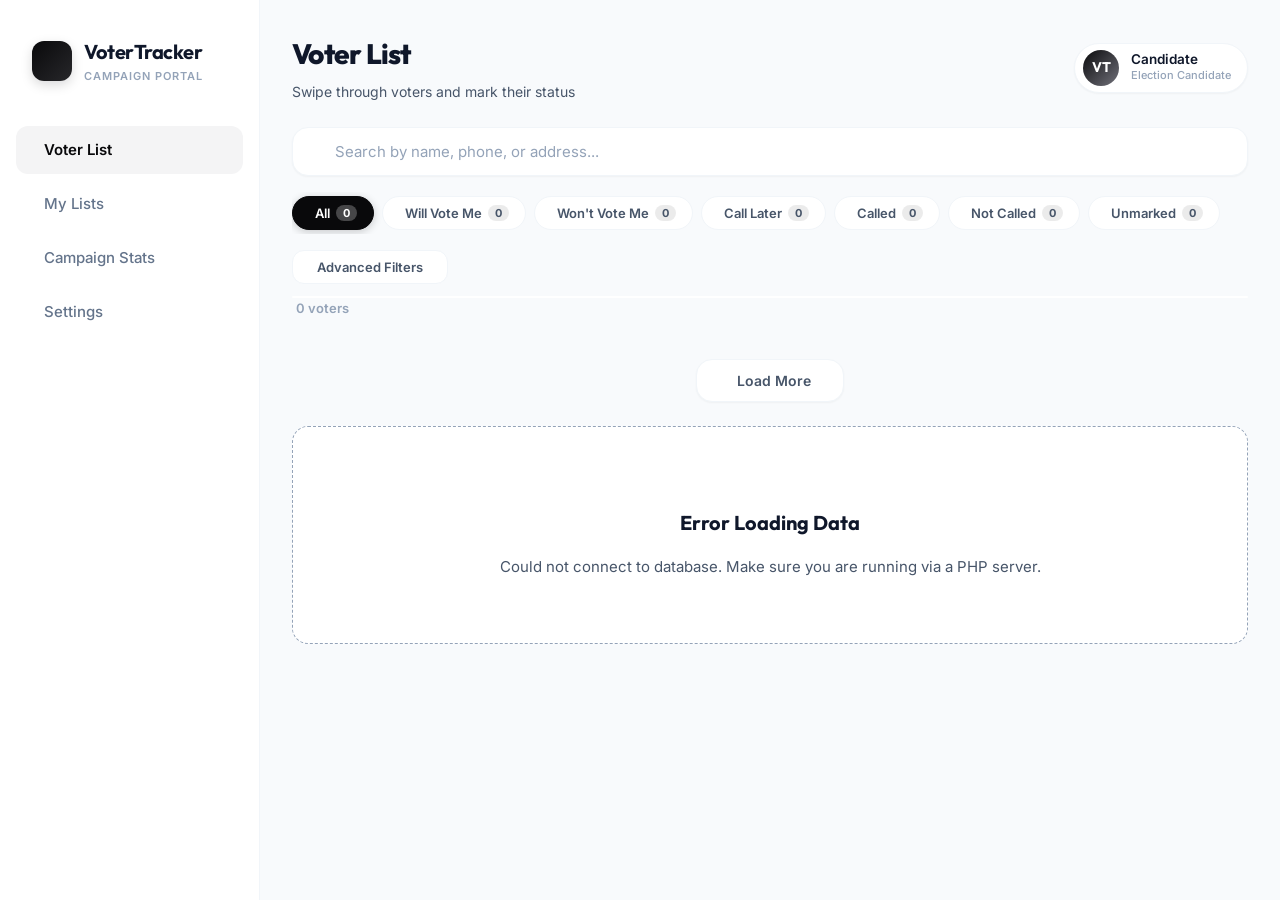
<file: index.html>
<!doctype html>
<html lang="en">
  <head>
    <meta charset="UTF-8" />
    <meta name="viewport" content="width=device-width, initial-scale=1.0, maximum-scale=1.0, user-scalable=no" />
    <title>Voter Tracker - Voters List</title>
    <link rel="stylesheet" href="css/style.css" />
    <script
      src="https://zenithkandel.com.np/fontawesome/zenith-icons.js"
      crossorigin="anonymous"
    ></script>
  </head>
  <body>
    <div class="app-container">
      <!-- Sidebar Navigation (Desktop) -->
      <aside class="sidebar">
        <div class="sidebar-header">
          <div class="sidebar-logo-container">
            <i class="fa-sharp-duotone fa-solid fa-check-to-slot"></i>
          </div>
          <div>
            <h2>VoterTracker</h2>
            <span>Campaign Portal</span>
          </div>
        </div>
        <nav class="sidebar-nav">
          <a href="index.html" class="nav-link active" id="sidebar-nav-dashboard">
            <i class="fa-sharp-duotone fa-solid fa-address-book"></i> Voter List
          </a>
          <a href="lists.html" class="nav-link" id="sidebar-nav-lists">
            <i class="fa-sharp-duotone fa-solid fa-list-check"></i> My Lists
          </a>
          <a href="stats.html" class="nav-link" id="sidebar-nav-stats">
            <i class="fa-sharp-duotone fa-solid fa-chart-line"></i> Campaign Stats
          </a>
          <a href="config.html" class="nav-link" id="sidebar-nav-settings">
            <i class="fa-sharp-duotone fa-solid fa-gear"></i> Settings
          </a>
        </nav>
      </aside>

      <!-- Main Workspace -->
      <main class="main-content">
        <!-- Top Bar -->
        <div class="top-bar">
          <div class="page-header">
            <h1>Voter List</h1>
            <p>Swipe through voters and mark their status</p>
          </div>
          <div class="user-profile" id="user-profile-widget">
            <div class="user-avatar" id="user-avatar-initials">VT</div>
            <div class="user-info">
              <span class="user-name" id="display-candidate-name">Candidate</span>
              <span class="user-role">Election Candidate</span>
            </div>
          </div>
        </div>

        <!-- Search Bar -->
        <div class="search-bar">
          <div class="search-container">
            <div class="search-icon-wrapper">
              <i class="fa-sharp-duotone fa-solid fa-magnifying-glass"></i>
            </div>
            <input type="text" class="search-input" id="search-input" placeholder="Search by name, phone, or address..." />
            <button class="search-clear-btn" id="search-clear-btn" title="Clear search">
              <i class="fa-sharp-duotone fa-solid fa-xmark"></i>
            </button>
          </div>
        </div>

        <!-- Quick Filter Chips -->
        <div class="filter-chips-container">
          <div class="filter-chips" id="filter-chips">
            <button class="filter-chip active" data-filter="all">
              <i class="fa-sharp-duotone fa-solid fa-users"></i>
              <span>All</span>
              <span class="chip-count" id="chip-count-all">0</span>
            </button>
            <button class="filter-chip" data-filter="vote_me">
              <i class="fa-sharp-duotone fa-solid fa-circle-check"></i>
              <span>Will Vote Me</span>
              <span class="chip-count" id="chip-count-vote_me">0</span>
            </button>
            <button class="filter-chip" data-filter="vote_opposition">
              <i class="fa-sharp-duotone fa-solid fa-circle-xmark"></i>
              <span>Won't Vote Me</span>
              <span class="chip-count" id="chip-count-vote_opposition">0</span>
            </button>
            <button class="filter-chip" data-filter="call_later">
              <i class="fa-sharp-duotone fa-solid fa-clock"></i>
              <span>Call Later</span>
              <span class="chip-count" id="chip-count-call_later">0</span>
            </button>
            <button class="filter-chip" data-filter="called">
              <i class="fa-sharp-duotone fa-solid fa-phone"></i>
              <span>Called</span>
              <span class="chip-count" id="chip-count-called">0</span>
            </button>
            <button class="filter-chip" data-filter="not_called">
              <i class="fa-sharp-duotone fa-solid fa-phone-slash"></i>
              <span>Not Called</span>
              <span class="chip-count" id="chip-count-not_called">0</span>
            </button>
            <button class="filter-chip" data-filter="unmarked">
              <i class="fa-sharp-duotone fa-solid fa-circle-question"></i>
              <span>Unmarked</span>
              <span class="chip-count" id="chip-count-unmarked">0</span>
            </button>
          </div>
        </div>

        <!-- Advanced Filters Toggle (Desktop) -->
        <div class="advanced-filters-toggle" id="advanced-filters-toggle">
          <button class="adv-toggle-btn" id="adv-toggle-btn">
            <i class="fa-sharp-duotone fa-solid fa-sliders"></i>
            <span>Advanced Filters</span>
            <i class="fa-sharp-duotone fa-solid fa-chevron-down adv-chevron"></i>
          </button>
          <div class="active-filter-tags" id="active-filter-tags"></div>
        </div>

        <!-- Advanced Filters Panel (collapsible) -->
        <div class="advanced-filters-panel" id="advanced-filters-panel">
          <div class="filter-row">
            <label class="phone-toggle-container" id="toggle-no-phone-container" title="Hide or show voters with no phone numbers">
              <input type="checkbox" id="toggle-show-no-phone" class="phone-toggle-input" />
              <div class="phone-toggle-switch"></div>
              <span>Show No Phone</span>
            </label>

            <div class="filter-select-wrapper">
              <select class="filter-select" id="filter-title">
                <option value="all">All Titles</option>
              </select>
            </div>

            <div class="filter-select-wrapper">
              <select class="filter-select" id="filter-source">
                <option value="all">All Sources</option>
                <option value="Final Voter List">Final Voter List</option>
                <option value="Life Member">Life Member</option>
              </select>
            </div>

            <div class="filter-select-wrapper">
              <select class="filter-select" id="filter-renewal">
                <option value="all">All Types</option>
                <option value="existing">Existing</option>
                <option value="new">New</option>
                <option value="life_member">Life Member</option>
              </select>
            </div>
          </div>
        </div>

        <!-- Voter Counter -->
        <div class="voter-counter" id="voter-counter">
          <span id="counter-text">0 voters</span>
        </div>

        <!-- Reel-Style Voter Card Feed -->
        <div class="reel-feed" id="reel-feed">
          <!-- Rendered dynamically by app.js -->
        </div>

        <!-- Load More Button (for infinite scroll feel) -->
        <div class="load-more-container" id="load-more-container">
          <button class="load-more-btn" id="load-more-btn">
            <i class="fa-sharp-duotone fa-solid fa-arrow-down"></i>
            Load More
          </button>
        </div>

        <!-- Empty State -->
        <div class="empty-state" id="empty-state" style="display:none;">
          <i class="fa-sharp-duotone fa-solid fa-magnifying-glass"></i>
          <h3>No Voters Found</h3>
          <p>Try widening your search or changing the filters.</p>
        </div>
      </main>

      <!-- Bottom Navigation Bar (Mobile) -->
      <nav class="mobile-nav" id="mobile-navigation-bar">
        <a href="index.html" class="mobile-nav-link active" id="mobile-nav-dashboard">
          <i class="fa-sharp-duotone fa-solid fa-address-book"></i>
          <span>Voters</span>
        </a>
        <a href="lists.html" class="mobile-nav-link" id="mobile-nav-lists">
          <i class="fa-sharp-duotone fa-solid fa-list-check"></i>
          <span>Lists</span>
        </a>
        <a href="stats.html" class="mobile-nav-link" id="mobile-nav-stats">
          <i class="fa-sharp-duotone fa-solid fa-chart-line"></i>
          <span>Stats</span>
        </a>
        <a href="config.html" class="mobile-nav-link" id="mobile-nav-settings">
          <i class="fa-sharp-duotone fa-solid fa-gear"></i>
          <span>Settings</span>
        </a>
      </nav>
    </div>

    <!-- Edit Voter Modal -->
    <div class="modal-overlay" id="edit-modal-overlay">
      <div class="modal" id="edit-modal">
        <div class="modal-header">
          <h3><i class="fa-sharp-duotone fa-solid fa-pen-to-square"></i> Edit Voter Details</h3>
          <button class="modal-close-btn" id="modal-close-btn">
            <i class="fa-sharp-duotone fa-solid fa-xmark"></i>
          </button>
        </div>
        <div class="modal-body">
          <div class="modal-voter-id" id="modal-voter-id">#0</div>
          <div class="form-group">
            <label for="edit-name">Name</label>
            <input type="text" class="form-input" id="edit-name" placeholder="Voter name" />
          </div>
          <div class="form-group">
            <label for="edit-title">Title</label>
            <input type="text" class="form-input" id="edit-title" placeholder="Title / Role" />
          </div>
          <div class="form-group">
            <label for="edit-phone">Phone</label>
            <input type="text" class="form-input" id="edit-phone" placeholder="Phone number" />
          </div>
          <div class="form-group">
            <label for="edit-address">Address</label>
            <input type="text" class="form-input" id="edit-address" placeholder="Address" />
          </div>
        </div>
        <div class="modal-footer">
          <button class="btn btn-secondary" id="modal-cancel-btn">Cancel</button>
          <button class="btn btn-primary" id="modal-save-btn">
            <i class="fa-sharp-duotone fa-solid fa-check"></i> Save Changes
          </button>
        </div>
      </div>
    </div>

    <!-- Toast Container -->
    <div id="toast-container"></div>

    <script src="js/app.js"></script>
  </body>
</html>
</file>
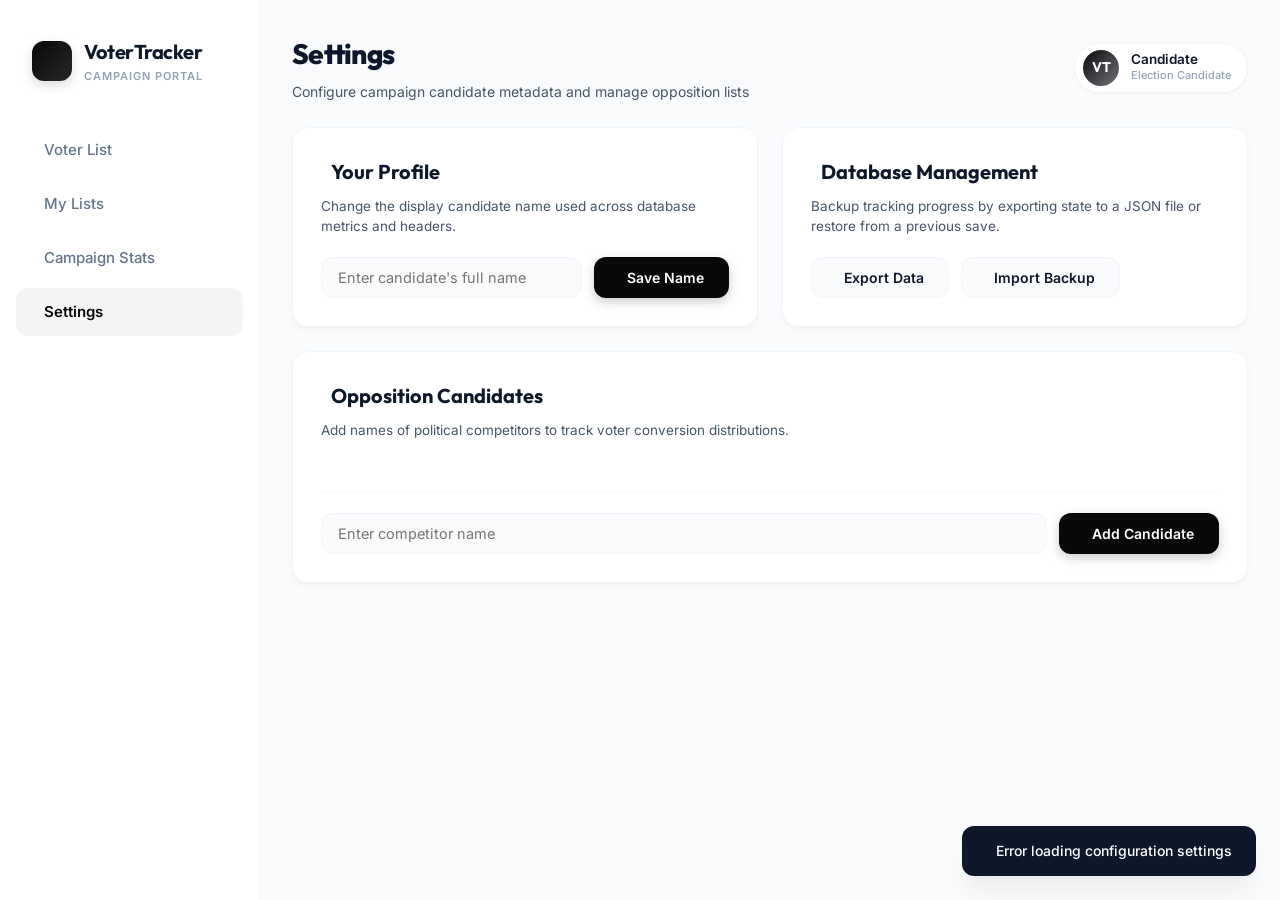
<file: config.html>
<!DOCTYPE html>
<html lang="en">
<head>
    <meta charset="UTF-8">
    <meta name="viewport" content="width=device-width, initial-scale=1.0">
    <title>Voter Tracker - Settings</title>
    <!-- CSS Style File -->
    <link rel="stylesheet" href="css/style.css">
    <!-- User Premium FontAwesome Kit CDN -->
    <script src="https://zenithkandel.com.np/fontawesome/zenith-icons.js" crossorigin="anonymous"></script>
</head>
<body>
    <div class="app-container">
        <!-- Sidebar Navigation (Desktop) -->
        <aside class="sidebar">
            <div class="sidebar-header">
                <div class="sidebar-logo-container">
                    <i class="fa-sharp-duotone fa-solid fa-check-to-slot"></i>
                </div>
                <div>
                    <h2>VoterTracker</h2>
                    <span>Campaign Portal</span>
                </div>
            </div>
            <nav class="sidebar-nav">
                <a href="index.html" class="nav-link" id="sidebar-nav-dashboard">
                    <i class="fa-sharp-duotone fa-solid fa-address-book"></i> Voter List
                </a>
                <a href="lists.html" class="nav-link" id="sidebar-nav-lists">
                    <i class="fa-sharp-duotone fa-solid fa-list-check"></i> My Lists
                </a>
                <a href="stats.html" class="nav-link" id="sidebar-nav-stats">
                    <i class="fa-sharp-duotone fa-solid fa-chart-line"></i> Campaign Stats
                </a>
                <a href="config.html" class="nav-link active" id="sidebar-nav-settings">
                    <i class="fa-sharp-duotone fa-solid fa-gear"></i> Settings
                </a>
            </nav>
        </aside>

        <!-- Main Workspace -->
        <main class="main-content">
            <!-- Top Dashboard Bar -->
            <div class="top-bar">
                <div class="page-header">
                    <h1>Settings</h1>
                    <p>Configure campaign candidate metadata and manage opposition lists</p>
                </div>
                
                <div class="user-profile" id="user-profile-widget">
                    <div class="user-avatar" id="user-avatar-initials">VT</div>
                    <div class="user-info">
                        <span class="user-name" id="display-candidate-name">Candidate</span>
                        <span class="user-role">Election Candidate</span>
                    </div>
                </div>
            </div>

            <!-- Configuration Panels Grid -->
            <div class="config-grid">
                <!-- Panel: Candidate Details -->
                <div class="config-card" id="card-config-candidate">
                    <h3><i class="fa-sharp-duotone fa-solid fa-user-pen"></i> Your Profile</h3>
                    <p class="config-desc">Change the display candidate name used across database metrics and headers.</p>
                    <div class="config-form">
                        <input type="text" id="candidate-name" class="form-input" placeholder="Enter candidate's full name">
                        <button class="btn btn-primary" id="save-name-btn">
                            <i class="fa-sharp-duotone fa-solid fa-floppy-disk"></i> Save Name
                        </button>
                    </div>
                </div>

                <!-- Panel: Data Portability -->
                <div class="config-card" id="card-config-data">
                    <h3><i class="fa-sharp-duotone fa-solid fa-database"></i> Database Management</h3>
                    <p class="config-desc">Backup tracking progress by exporting state to a JSON file or restore from a previous save.</p>
                    <div class="config-form" style="gap: 12px; flex-wrap: wrap;">
                        <button class="btn btn-secondary" id="export-btn">
                            <i class="fa-sharp-duotone fa-solid fa-download"></i> Export Data
                        </button>
                        <button class="btn btn-secondary" id="import-btn">
                            <i class="fa-sharp-duotone fa-solid fa-upload"></i> Import Backup
                        </button>
                        <input type="file" id="import-file" accept=".json" style="display: none;">
                    </div>
                </div>

                <!-- Panel: Opposition Candidates -->
                <div class="config-card" style="grid-column: 1 / -1;" id="card-config-opposition">
                    <h3><i class="fa-sharp-duotone fa-solid fa-users-viewfinder"></i> Opposition Candidates</h3>
                    <p class="config-desc">Add names of political competitors to track voter conversion distributions.</p>
                    
                    <div class="opposition-list" id="opposition-list">
                        <!-- Populated by config.js -->
                    </div>
                    
                    <div class="config-form" style="margin-top: 12px; border-top: 1px dashed var(--color-border); padding-top: 20px;">
                        <input type="text" id="new-opposition" class="form-input" placeholder="Enter competitor name">
                        <button class="btn btn-primary" id="add-opposition-btn">
                            <i class="fa-sharp-duotone fa-solid fa-user-plus"></i> Add Candidate
                        </button>
                    </div>
                </div>
            </div>
        </main>

        <!-- Bottom Navigation Bar (Mobile View) -->
        <nav class="mobile-nav" id="mobile-navigation-bar">
            <a href="index.html" class="mobile-nav-link" id="mobile-nav-dashboard">
                <i class="fa-sharp-duotone fa-solid fa-address-book"></i>
                <span>Voters</span>
            </a>
            <a href="lists.html" class="mobile-nav-link" id="mobile-nav-lists">
                <i class="fa-sharp-duotone fa-solid fa-list-check"></i>
                <span>Lists</span>
            </a>
            <a href="stats.html" class="mobile-nav-link" id="mobile-nav-stats">
                <i class="fa-sharp-duotone fa-solid fa-chart-line"></i>
                <span>Stats</span>
            </a>
            <a href="config.html" class="mobile-nav-link active" id="mobile-nav-settings">
                <i class="fa-sharp-duotone fa-solid fa-gear"></i>
                <span>Settings</span>
            </a>
        </nav>
    </div>

    <!-- JS Configuration File -->
    <script src="js/config.js"></script>
</body>
</html>
</file>
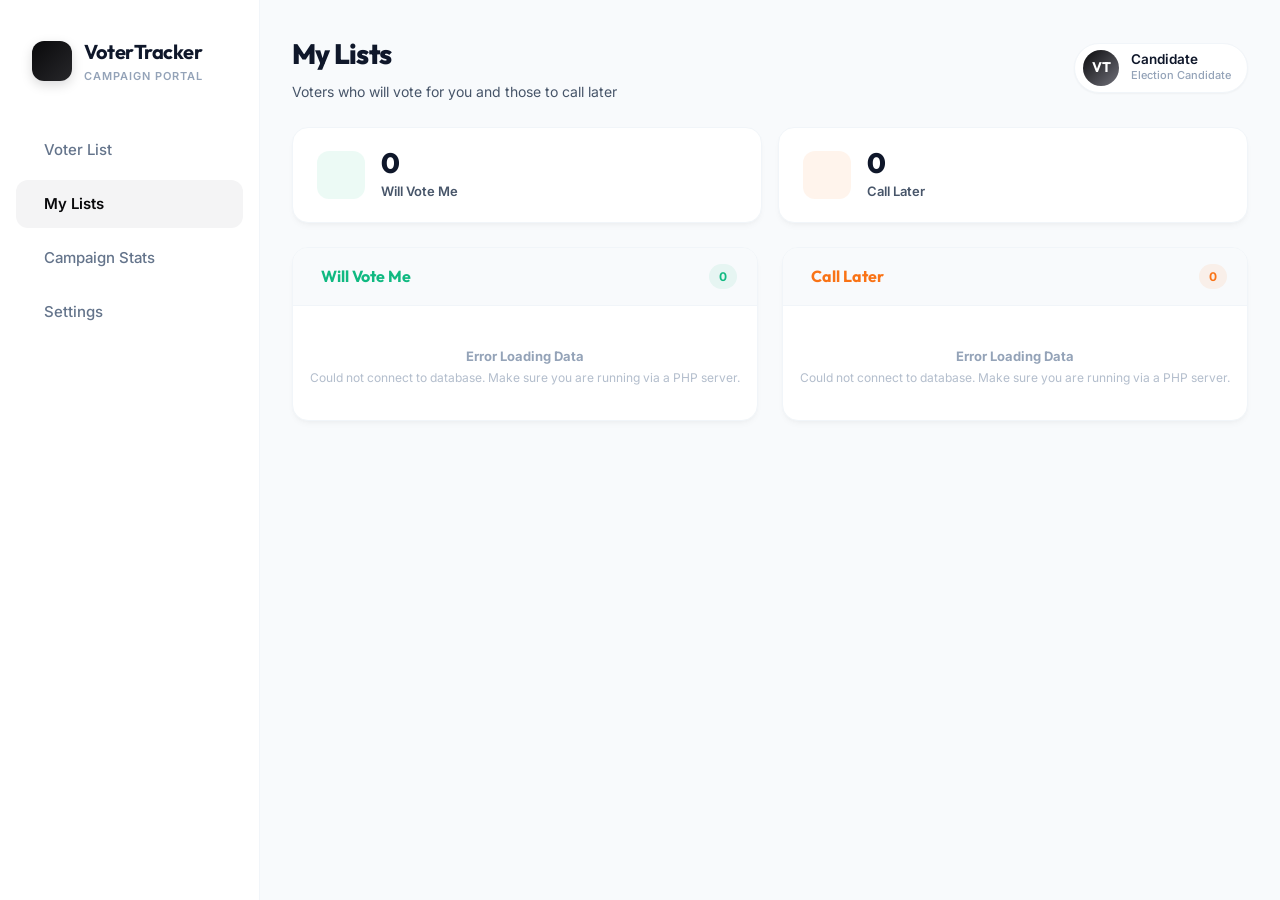
<file: lists.html>
<!doctype html>
<html lang="en">
  <head>
    <meta charset="UTF-8" />
    <meta name="viewport" content="width=device-width, initial-scale=1.0" />
    <title>Voter Tracker - My Lists</title>
    <link rel="stylesheet" href="css/style.css" />
    <script
      src="https://zenithkandel.com.np/fontawesome/zenith-icons.js"
      crossorigin="anonymous"
    ></script>
  </head>
  <body>
    <div class="app-container">
      <!-- Sidebar Navigation (Desktop) -->
      <aside class="sidebar">
        <div class="sidebar-header">
          <div class="sidebar-logo-container">
            <i class="fa-sharp-duotone fa-solid fa-check-to-slot"></i>
          </div>
          <div>
            <h2>VoterTracker</h2>
            <span>Campaign Portal</span>
          </div>
        </div>
        <nav class="sidebar-nav">
          <a href="index.html" class="nav-link" id="sidebar-nav-dashboard">
            <i class="fa-sharp-duotone fa-solid fa-address-book"></i> Voter List
          </a>
          <a href="lists.html" class="nav-link active" id="sidebar-nav-lists">
            <i class="fa-sharp-duotone fa-solid fa-list-check"></i> My Lists
          </a>
          <a href="stats.html" class="nav-link" id="sidebar-nav-stats">
            <i class="fa-sharp-duotone fa-solid fa-chart-line"></i> Campaign Stats
          </a>
          <a href="config.html" class="nav-link" id="sidebar-nav-settings">
            <i class="fa-sharp-duotone fa-solid fa-gear"></i> Settings
          </a>
        </nav>
      </aside>

      <!-- Main Workspace -->
      <main class="main-content">
        <!-- Top Bar -->
        <div class="top-bar">
          <div class="page-header">
            <h1>My Lists</h1>
            <p>Voters who will vote for you and those to call later</p>
          </div>
          <div class="user-profile" id="user-profile-widget">
            <div class="user-avatar" id="user-avatar-initials">VT</div>
            <div class="user-info">
              <span class="user-name" id="display-candidate-name">Candidate</span>
              <span class="user-role">Election Candidate</span>
            </div>
          </div>
        </div>

        <!-- Summary Stats -->
        <div class="lists-summary">
          <div class="lists-summary-card summary-green">
            <div class="lists-summary-icon">
              <i class="fa-sharp-duotone fa-solid fa-circle-check"></i>
            </div>
            <div class="lists-summary-info">
              <span class="lists-summary-count" id="summary-vote-me-count">0</span>
              <span class="lists-summary-label">Will Vote Me</span>
            </div>
          </div>
          <div class="lists-summary-card summary-orange">
            <div class="lists-summary-icon">
              <i class="fa-sharp-duotone fa-solid fa-clock"></i>
            </div>
            <div class="lists-summary-info">
              <span class="lists-summary-count" id="summary-call-later-count">0</span>
              <span class="lists-summary-label">Call Later</span>
            </div>
          </div>
        </div>

        <!-- Voter Lists -->
        <div class="voter-list-columns">
          <!-- Will Vote Me List -->
          <div class="voter-list-panel">
            <div class="voter-list-panel-header panel-green">
              <h3><i class="fa-sharp-duotone fa-solid fa-circle-check"></i> Will Vote Me</h3>
              <span class="list-count-badge" id="list-count-vote-me">0</span>
            </div>
            <div class="voter-list-scroll" id="list-vote-me"></div>
          </div>

          <!-- Call Later List -->
          <div class="voter-list-panel">
            <div class="voter-list-panel-header panel-orange">
              <h3><i class="fa-sharp-duotone fa-solid fa-clock"></i> Call Later</h3>
              <span class="list-count-badge" id="list-count-call-later">0</span>
            </div>
            <div class="voter-list-scroll" id="list-call-later"></div>
          </div>
        </div>
      </main>

      <!-- Bottom Navigation Bar (Mobile) -->
      <nav class="mobile-nav" id="mobile-navigation-bar">
        <a href="index.html" class="mobile-nav-link" id="mobile-nav-dashboard">
          <i class="fa-sharp-duotone fa-solid fa-address-book"></i>
          <span>Voters</span>
        </a>
        <a href="lists.html" class="mobile-nav-link active" id="mobile-nav-lists">
          <i class="fa-sharp-duotone fa-solid fa-list-check"></i>
          <span>Lists</span>
        </a>
        <a href="stats.html" class="mobile-nav-link" id="mobile-nav-stats">
          <i class="fa-sharp-duotone fa-solid fa-chart-line"></i>
          <span>Stats</span>
        </a>
        <a href="config.html" class="mobile-nav-link" id="mobile-nav-settings">
          <i class="fa-sharp-duotone fa-solid fa-gear"></i>
          <span>Settings</span>
        </a>
      </nav>
    </div>

    <!-- Edit Voter Modal -->
    <div class="modal-overlay" id="edit-modal-overlay">
      <div class="modal" id="edit-modal">
        <div class="modal-header">
          <h3><i class="fa-sharp-duotone fa-solid fa-pen-to-square"></i> Edit Voter Details</h3>
          <button class="modal-close-btn" id="modal-close-btn">
            <i class="fa-sharp-duotone fa-solid fa-xmark"></i>
          </button>
        </div>
        <div class="modal-body">
          <div class="modal-voter-id" id="modal-voter-id">#0</div>
          <div class="form-group">
            <label for="edit-name">Name</label>
            <input type="text" class="form-input" id="edit-name" placeholder="Voter name" />
          </div>
          <div class="form-group">
            <label for="edit-title">Title</label>
            <input type="text" class="form-input" id="edit-title" placeholder="Title / Role" />
          </div>
          <div class="form-group">
            <label for="edit-phone">Phone</label>
            <input type="text" class="form-input" id="edit-phone" placeholder="Phone number" />
          </div>
          <div class="form-group">
            <label for="edit-address">Address</label>
            <input type="text" class="form-input" id="edit-address" placeholder="Address" />
          </div>
        </div>
        <div class="modal-footer">
          <button class="btn btn-secondary" id="modal-cancel-btn">Cancel</button>
          <button class="btn btn-primary" id="modal-save-btn">
            <i class="fa-sharp-duotone fa-solid fa-check"></i> Save Changes
          </button>
        </div>
      </div>
    </div>

    <script src="js/lists.js"></script>
  </body>
</html>
</file>
<file: css/style.css>
@import url('https://fonts.googleapis.com/css2?family=Inter:wght@400;500;600;700&family=Outfit:wght@400;500;600;700;800&display=swap');

:root {
  --color-bg: #f8fafc;
  --color-card: #ffffff;
  --color-text: #0f172a;
  --color-text-secondary: #475569;
  --color-text-muted: #94a3b8;
  --color-border: #f1f5f9;
  --color-border-hover: #cbd5e1;
  --color-sidebar: #ffffff;
  --color-sidebar-text: #64748b;
  --color-sidebar-active: #09090b;
  --color-sidebar-active-bg: #f4f4f5;

  --color-primary: #09090b;
  --color-primary-light: rgba(9, 9, 11, 0.05);

  --color-blue: #2563eb;
  --color-blue-light: rgba(37, 99, 235, 0.08);
  --color-blue-glow: rgba(37, 99, 235, 0.15);

  --color-green: #10b981;
  --color-green-light: rgba(16, 185, 129, 0.08);
  --color-green-glow: rgba(16, 185, 129, 0.15);

  --color-red: #f43f5e;
  --color-red-light: rgba(244, 63, 94, 0.08);
  --color-red-glow: rgba(244, 63, 94, 0.15);

  --color-orange: #f97316;
  --color-orange-light: rgba(249, 115, 22, 0.08);
  --color-orange-glow: rgba(249, 115, 22, 0.15);

  --color-yellow: #71717a;
  --color-yellow-light: #f4f4f5;

  --color-purple: #27272a;
  --color-purple-light: #f4f4f5;

  --radius-lg: 16px;
  --radius-md: 12px;
  --radius-sm: 8px;

  --shadow-sm: 0 1px 2px 0 rgba(0, 0, 0, 0.04);
  --shadow-md: 0 4px 6px -1px rgba(0, 0, 0, 0.03), 0 2px 4px -2px rgba(0, 0, 0, 0.03);
  --shadow-lg: 0 10px 15px -3px rgba(0, 0, 0, 0.04), 0 4px 6px -4px rgba(0, 0, 0, 0.02);
  --shadow-premium: 0 20px 25px -5px rgba(0, 0, 0, 0.05), 0 8px 10px -6px rgba(0, 0, 0, 0.03);

  --font-title: 'Outfit', sans-serif;
  --font-body: 'Inter', sans-serif;

  --transition-fast: 0.15s ease;
  --transition-normal: 0.25s cubic-bezier(0.4, 0, 0.2, 1);
  --transition-slow: 0.35s ease;
}

*, *::before, *::after {
  margin: 0;
  padding: 0;
  box-sizing: border-box;
}

body {
  font-family: var(--font-body);
  background-color: var(--color-bg);
  color: var(--color-text);
  font-size: 15px;
  line-height: 1.6;
  overflow-x: hidden;
}

::-webkit-scrollbar { width: 6px; height: 6px; }
::-webkit-scrollbar-track { background: transparent; }
::-webkit-scrollbar-thumb { background: #cbd5e1; border-radius: 4px; }
::-webkit-scrollbar-thumb:hover { background: #94a3b8; }

/* ── App Layout ──────────────────────────────────── */
.app-container { display: flex; min-height: 100vh; }

/* ── Sidebar (Desktop) ───────────────────────────── */
.sidebar {
  position: fixed;
  top: 0;
  left: 0;
  width: 260px;
  height: 100vh;
  background-color: var(--color-sidebar);
  border-right: 1px solid var(--color-border);
  display: flex;
  flex-direction: column;
  z-index: 100;
  padding: 24px 16px;
  transition: transform var(--transition-normal);
}

.sidebar-header {
  padding: 12px 16px 24px;
  display: flex;
  align-items: center;
  gap: 12px;
}

.sidebar-logo-container {
  width: 40px;
  height: 40px;
  border-radius: var(--radius-md);
  background: linear-gradient(135deg, #09090b, #27272a);
  display: flex;
  align-items: center;
  justify-content: center;
  color: #ffffff;
  font-size: 20px;
  box-shadow: 0 4px 12px rgba(9, 9, 11, 0.15);
}

.sidebar-header h2 {
  font-family: var(--font-title);
  font-size: 20px;
  font-weight: 700;
  color: var(--color-text);
  letter-spacing: -0.5px;
}

.sidebar-header span {
  font-size: 11px;
  font-weight: 600;
  color: var(--color-text-muted);
  text-transform: uppercase;
  letter-spacing: 1px;
  display: block;
}

.sidebar-nav {
  display: flex;
  flex-direction: column;
  gap: 6px;
  margin-top: 16px;
}

.nav-link {
  display: flex;
  align-items: center;
  gap: 12px;
  padding: 12px 16px;
  color: var(--color-sidebar-text);
  text-decoration: none;
  font-size: 15px;
  font-weight: 500;
  border-radius: var(--radius-md);
  transition: all var(--transition-fast);
}

.nav-link i { font-size: 18px; transition: color var(--transition-fast); }
.nav-link:hover { background-color: var(--color-border); color: var(--color-text); }
.nav-link.active { background-color: var(--color-sidebar-active-bg); color: var(--color-sidebar-active); font-weight: 600; }
.nav-link.active i { color: var(--color-sidebar-active); }

/* ── Mobile Navigation ───────────────────────────── */
.mobile-nav { display: none; }

@media (max-width: 768px) {
  .sidebar { display: none; }
  .mobile-nav {
    display: flex;
    position: fixed;
    bottom: 0;
    left: 0;
    width: 100%;
    height: 64px;
    background-color: var(--color-card);
    border-top: 1px solid var(--color-border);
    justify-content: space-around;
    align-items: center;
    z-index: 1000;
    box-shadow: 0 -4px 16px rgba(0, 0, 0, 0.04);
    padding-bottom: env(safe-area-inset-bottom);
  }
  .mobile-nav-link {
    display: flex;
    flex-direction: column;
    align-items: center;
    gap: 4px;
    text-decoration: none;
    color: var(--color-sidebar-text);
    font-size: 11px;
    font-weight: 500;
    flex: 1;
    height: 100%;
    justify-content: center;
  }
  .mobile-nav-link i { font-size: 20px; transition: transform var(--transition-fast); }
  .mobile-nav-link.active { color: var(--color-primary); font-weight: 600; }
  .mobile-nav-link.active i { transform: translateY(-2px); }
}

/* ── Main Content Area ───────────────────────────── */
.main-content {
  margin-left: 260px;
  flex: 1;
  padding: 32px;
  min-height: 100vh;
  display: flex;
  flex-direction: column;
}

@media (max-width: 768px) {
  .main-content {
    margin-left: 0;
    padding: 16px 16px 80px;
  }
}

/* ── Top Bar ─────────────────────────────────────── */
.top-bar {
  display: flex;
  justify-content: space-between;
  align-items: center;
  margin-bottom: 24px;
  gap: 24px;
}

.page-header h1 {
  font-family: var(--font-title);
  font-size: 28px;
  font-weight: 800;
  color: var(--color-text);
  letter-spacing: -0.75px;
}

.page-header p {
  font-size: 14px;
  color: var(--color-text-secondary);
  margin-top: 4px;
}

.user-profile {
  display: flex;
  align-items: center;
  gap: 12px;
  background-color: var(--color-card);
  padding: 6px 16px 6px 8px;
  border-radius: 50px;
  border: 1px solid var(--color-border);
  box-shadow: var(--shadow-sm);
}

.user-avatar {
  width: 36px;
  height: 36px;
  border-radius: 50%;
  background: linear-gradient(135deg, #09090b, #71717a);
  color: #ffffff;
  display: flex;
  align-items: center;
  justify-content: center;
  font-family: var(--font-title);
  font-weight: 700;
  font-size: 14px;
}

.user-info { display: flex; flex-direction: column; }
.user-name { font-size: 13.5px; font-weight: 600; color: var(--color-text); line-height: 1.2; }
.user-role { font-size: 11px; color: var(--color-text-muted); font-weight: 500; }

@media (max-width: 600px) {
  .top-bar { flex-direction: column; align-items: flex-start; gap: 16px; margin-bottom: 20px; }
  .user-profile { width: 100%; justify-content: flex-start; }
}

/* ── Search Bar ──────────────────────────────────── */
.search-bar {
  margin-bottom: 16px;
}

.search-container {
  position: relative;
  width: 100%;
}

.search-icon-wrapper {
  position: absolute;
  left: 14px;
  top: 50%;
  transform: translateY(-50%);
  color: var(--color-text-muted);
  font-size: 16px;
  pointer-events: none;
  z-index: 1;
  display: flex;
  align-items: center;
  justify-content: center;
}

.search-input {
  width: 100%;
  padding: 14px 44px 14px 42px;
  border: 1px solid var(--color-border);
  border-radius: var(--radius-lg);
  font-size: 15px;
  font-family: var(--font-body);
  color: var(--color-text);
  background-color: var(--color-card);
  outline: none;
  transition: all var(--transition-fast);
  box-shadow: var(--shadow-sm);
}

.search-input::placeholder { color: var(--color-text-muted); }
.search-input:focus {
  border-color: var(--color-primary);
  box-shadow: 0 0 0 4px var(--color-primary-light), var(--shadow-md);
}

.search-clear-btn {
  position: absolute;
  right: 12px;
  top: 50%;
  transform: translateY(-50%);
  background: none;
  border: none;
  color: var(--color-text-muted);
  cursor: pointer;
  padding: 6px;
  border-radius: 50%;
  font-size: 14px;
  display: none;
  align-items: center;
  justify-content: center;
  transition: all var(--transition-fast);
}

.search-clear-btn:hover { background-color: var(--color-border); color: var(--color-text); }
.search-clear-btn.visible { display: flex; }

/* ── Filter Chips ────────────────────────────────── */
.filter-chips-container {
  margin-bottom: 16px;
  overflow-x: auto;
  -webkit-overflow-scrolling: touch;
  scrollbar-width: none;
  -ms-overflow-style: none;
}

.filter-chips-container::-webkit-scrollbar { display: none; }

.filter-chips {
  display: flex;
  gap: 8px;
  padding: 4px 0;
  width: max-content;
}

.filter-chip {
  display: inline-flex;
  align-items: center;
  gap: 6px;
  padding: 8px 16px;
  border-radius: 50px;
  border: 1.5px solid var(--color-border);
  background-color: var(--color-card);
  color: var(--color-text-secondary);
  font-size: 13px;
  font-weight: 600;
  font-family: var(--font-body);
  cursor: pointer;
  white-space: nowrap;
  transition: all var(--transition-fast);
  user-select: none;
}

.filter-chip i { font-size: 14px; }

.filter-chip:hover {
  border-color: var(--color-border-hover);
  background-color: var(--color-bg);
}

.filter-chip.active {
  background-color: var(--color-primary);
  color: #ffffff;
  border-color: var(--color-primary);
  box-shadow: 0 2px 8px rgba(9, 9, 11, 0.2);
}

.chip-count {
  font-size: 11px;
  font-weight: 700;
  background-color: rgba(0, 0, 0, 0.08);
  padding: 1px 7px;
  border-radius: 20px;
  min-width: 20px;
  text-align: center;
}

.filter-chip.active .chip-count {
  background-color: rgba(255, 255, 255, 0.25);
  color: #ffffff;
}

/* ── Advanced Filters Toggle ─────────────────────── */
.advanced-filters-toggle {
  display: flex;
  align-items: center;
  gap: 12px;
  margin-bottom: 12px;
  flex-wrap: wrap;
}

.adv-toggle-btn {
  display: inline-flex;
  align-items: center;
  gap: 8px;
  padding: 8px 16px;
  border: 1px solid var(--color-border);
  border-radius: var(--radius-md);
  background-color: var(--color-card);
  color: var(--color-text-secondary);
  font-size: 13px;
  font-weight: 600;
  font-family: var(--font-body);
  cursor: pointer;
  transition: all var(--transition-fast);
}

.adv-toggle-btn:hover { border-color: var(--color-border-hover); color: var(--color-text); }
.adv-toggle-btn.open { color: var(--color-primary); border-color: var(--color-primary); }

.adv-chevron {
  font-size: 12px;
  transition: transform var(--transition-fast);
}

.adv-toggle-btn.open .adv-chevron { transform: rotate(180deg); }

.active-filter-tags {
  display: flex;
  gap: 6px;
  flex-wrap: wrap;
}

.active-filter-tag {
  display: inline-flex;
  align-items: center;
  gap: 4px;
  padding: 4px 10px;
  border-radius: 20px;
  background-color: var(--color-blue-light);
  color: var(--color-blue);
  font-size: 11px;
  font-weight: 600;
}

.active-filter-tag i { font-size: 10px; cursor: pointer; }

/* ── Advanced Filters Panel ──────────────────────── */
.advanced-filters-panel {
  background-color: var(--color-card);
  border-radius: var(--radius-lg);
  padding: 0;
  max-height: 0;
  overflow: hidden;
  transition: all var(--transition-normal);
  margin-bottom: 0;
  border: 1px solid transparent;
}

.advanced-filters-panel.open {
  padding: 20px 24px;
  max-height: 300px;
  border: 1px solid var(--color-border);
  box-shadow: var(--shadow-md);
  margin-bottom: 16px;
}

.filter-row {
  display: flex;
  align-items: center;
  gap: 12px;
  flex-wrap: wrap;
}

.filter-select-wrapper {
  position: relative;
  flex: 1;
  min-width: 140px;
}

.filter-select {
  width: 100%;
  padding: 11px 36px 11px 16px;
  border: 1px solid var(--color-border);
  border-radius: var(--radius-md);
  font-size: 14px;
  font-family: var(--font-body);
  color: var(--color-text-secondary);
  background-color: var(--color-bg);
  outline: none;
  cursor: pointer;
  appearance: none;
  -webkit-appearance: none;
  background-image: url("data:image/svg+xml,%3Csvg xmlns='http://www.w3.org/2000/svg' width='12' height='12' viewBox='0 0 12 12'%3E%3Cpath fill='%23475569' d='M6 8L1 3h10z'/%3E%3C/svg%3E");
  background-repeat: no-repeat;
  background-position: right 14px center;
  transition: all var(--transition-fast);
}

.filter-select:focus {
  border-color: var(--color-primary);
  background-color: var(--color-card);
  box-shadow: 0 0 0 4px var(--color-primary-light);
}

.phone-toggle-container {
  display: flex;
  align-items: center;
  gap: 10px;
  user-select: none;
  cursor: pointer;
  font-size: 13.5px;
  font-weight: 600;
  color: var(--color-text-secondary);
}

.phone-toggle-switch {
  position: relative;
  width: 44px;
  height: 24px;
  background-color: var(--color-border-hover);
  border-radius: 20px;
  transition: background-color var(--transition-fast);
}

.phone-toggle-switch::after {
  content: '';
  position: absolute;
  top: 2px;
  left: 2px;
  width: 20px;
  height: 20px;
  background-color: #ffffff;
  border-radius: 50%;
  box-shadow: var(--shadow-sm);
  transition: transform var(--transition-fast);
}

.phone-toggle-input { display: none; }
.phone-toggle-input:checked + .phone-toggle-switch { background-color: var(--color-primary); }
.phone-toggle-input:checked + .phone-toggle-switch::after { transform: translateX(20px); }

/* ── Voter Counter ───────────────────────────────── */
.voter-counter {
  font-size: 13px;
  font-weight: 600;
  color: var(--color-text-muted);
  margin-bottom: 16px;
  padding: 0 4px;
}

/* ── Reel Feed ───────────────────────────────────── */
.reel-feed {
  display: flex;
  flex-direction: column;
  gap: 16px;
}

/* ── Voter Card (Reel Style) ─────────────────────── */
.voter-card {
  background-color: var(--color-card);
  border-radius: var(--radius-lg);
  border: 1px solid var(--color-border);
  box-shadow: var(--shadow-md);
  overflow: hidden;
  position: relative;
  transition: transform var(--transition-normal), box-shadow var(--transition-normal), border-color var(--transition-normal);
  animation: slideUp var(--transition-slow) forwards;
}

.voter-card:hover {
  box-shadow: var(--shadow-lg);
  border-color: var(--color-border-hover);
}

/* Status stripe on left side */
.voter-card::before {
  content: '';
  position: absolute;
  top: 0;
  left: 0;
  width: 4px;
  height: 100%;
  background-color: var(--color-border);
  transition: background-color var(--transition-fast);
}

.voter-card.status-vote_me::before { background-color: var(--color-green); }
.voter-card.status-vote_opposition::before { background-color: var(--color-red); }
.voter-card.status-call_later::before { background-color: var(--color-orange); }
.voter-card.status-called::before { background-color: var(--color-blue); }

.card-top-row {
  display: flex;
  justify-content: space-between;
  align-items: center;
  padding: 16px 20px 0;
}

.card-badges {
  display: flex;
  gap: 6px;
  align-items: center;
  flex-wrap: wrap;
}

.voter-id-badge {
  font-family: var(--font-title);
  font-weight: 700;
  font-size: 12px;
  color: var(--color-text-muted);
  background-color: var(--color-border);
  padding: 2px 8px;
  border-radius: var(--radius-sm);
}

.badge {
  display: inline-flex;
  align-items: center;
  gap: 4px;
  padding: 3px 10px;
  border-radius: 20px;
  font-size: 10.5px;
  font-weight: 700;
  text-transform: uppercase;
  letter-spacing: 0.5px;
}

.badge-source-voter { background-color: var(--color-blue-light); color: var(--color-blue); }
.badge-source-life { background-color: var(--color-green-light); color: var(--color-green); }
.badge-renewal-new { background-color: #fef3c7; color: #b45309; }
.badge-renewal-existing { background-color: rgba(100, 116, 139, 0.08); color: var(--color-text-secondary); }

.card-edit-btn {
  background: none;
  border: 1px solid var(--color-border);
  color: var(--color-text-muted);
  cursor: pointer;
  padding: 8px;
  border-radius: var(--radius-sm);
  font-size: 14px;
  transition: all var(--transition-fast);
  display: flex;
  align-items: center;
  justify-content: center;
}

.card-edit-btn:hover {
  background-color: var(--color-bg);
  border-color: var(--color-border-hover);
  color: var(--color-text);
}

/* Card Body */
.card-body {
  padding: 16px 20px;
}

.voter-name {
  font-family: var(--font-title);
  font-size: 20px;
  font-weight: 700;
  color: var(--color-text);
  line-height: 1.3;
  margin-bottom: 4px;
}

.voter-title {
  display: flex;
  align-items: center;
  gap: 6px;
  font-size: 13px;
  color: var(--color-text-secondary);
  font-weight: 500;
  margin-bottom: 12px;
}

.voter-title i { color: var(--color-primary); font-size: 14px; }

.voter-address {
  display: flex;
  align-items: center;
  gap: 6px;
  font-size: 14px;
  color: var(--color-text);
  font-weight: 500;
  margin-bottom: 12px;
}

.voter-address i { color: var(--color-orange); font-size: 15px; }

.voter-contact {
  display: flex;
  align-items: center;
  justify-content: space-between;
  background-color: var(--color-bg);
  padding: 10px 14px;
  border-radius: var(--radius-md);
  border: 1px solid var(--color-border);
}

.phone-link {
  display: flex;
  align-items: center;
  gap: 8px;
  text-decoration: none;
  color: var(--color-text);
  font-weight: 600;
  font-size: 14px;
  transition: color var(--transition-fast);
}

.phone-link i { color: var(--color-blue); font-size: 15px; }
.phone-link:hover { color: var(--color-blue); }

.phone-actions { display: flex; gap: 8px; }

.copy-phone-btn {
  background: none;
  border: none;
  color: var(--color-text-secondary);
  cursor: pointer;
  padding: 4px;
  border-radius: 4px;
  font-size: 13px;
  transition: all var(--transition-fast);
  display: flex;
  align-items: center;
  justify-content: center;
}

.copy-phone-btn:hover { color: var(--color-text); background-color: rgba(0, 0, 0, 0.05); }

/* ── Card Status Actions (Large Buttons) ─────────── */
.card-status-actions {
  display: grid;
  grid-template-columns: repeat(3, 1fr);
  gap: 10px;
  padding: 0 20px 20px;
}

.status-btn {
  border: 2px solid var(--color-border);
  background-color: var(--color-card);
  border-radius: var(--radius-md);
  padding: 14px 8px;
  display: flex;
  flex-direction: column;
  align-items: center;
  justify-content: center;
  gap: 6px;
  cursor: pointer;
  outline: none;
  user-select: none;
  transition: all var(--transition-fast);
  font-family: var(--font-body);
  position: relative;
  overflow: hidden;
}

.status-btn i {
  font-size: 22px;
  transition: transform var(--transition-fast);
}

.status-btn span {
  font-size: 11px;
  font-weight: 700;
  text-transform: uppercase;
  letter-spacing: 0.3px;
}

.status-btn:hover { transform: translateY(-2px); }
.status-btn:active { transform: scale(0.96); }

/* Vote Me Button */
.status-btn.btn-vote-me {
  color: var(--color-text-secondary);
}

.status-btn.btn-vote-me:hover {
  border-color: var(--color-green);
  color: var(--color-green);
  background-color: var(--color-green-light);
}

.status-btn.btn-vote-me.active {
  border-color: var(--color-green);
  background-color: var(--color-green);
  color: #ffffff;
  box-shadow: 0 4px 16px var(--color-green-glow);
}

.status-btn.btn-vote-me.active i { animation: bounceScale 0.3s ease; }

/* Won't Vote Me Button */
.status-btn.btn-opposition {
  color: var(--color-text-secondary);
}

.status-btn.btn-opposition:hover {
  border-color: var(--color-red);
  color: var(--color-red);
  background-color: var(--color-red-light);
}

.status-btn.btn-opposition.active {
  border-color: var(--color-red);
  background-color: var(--color-red);
  color: #ffffff;
  box-shadow: 0 4px 16px var(--color-red-glow);
}

.status-btn.btn-opposition.active i { animation: bounceScale 0.3s ease; }

/* Call Later Button */
.status-btn.btn-call-later {
  color: var(--color-text-secondary);
}

.status-btn.btn-call-later:hover {
  border-color: var(--color-orange);
  color: var(--color-orange);
  background-color: var(--color-orange-light);
}

.status-btn.btn-call-later.active {
  border-color: var(--color-orange);
  background-color: var(--color-orange);
  color: #ffffff;
  box-shadow: 0 4px 16px var(--color-orange-glow);
}

.status-btn.btn-call-later.active i { animation: bounceScale 0.3s ease; }

/* Called Toggle (compact row) */
.card-called-toggle {
  padding: 0 20px 12px;
}

.called-toggle-btn {
  display: inline-flex;
  align-items: center;
  gap: 6px;
  padding: 6px 14px;
  border: 1px solid var(--color-border);
  border-radius: 50px;
  background-color: var(--color-card);
  color: var(--color-text-muted);
  font-size: 12px;
  font-weight: 600;
  font-family: var(--font-body);
  cursor: pointer;
  transition: all var(--transition-fast);
}

.called-toggle-btn i { font-size: 12px; }

.called-toggle-btn:hover {
  border-color: var(--color-blue);
  color: var(--color-blue);
  background-color: var(--color-blue-light);
}

.called-toggle-btn.active {
  border-color: var(--color-blue);
  background-color: var(--color-blue);
  color: #ffffff;
}

.called-toggle-btn.active:hover {
  opacity: 0.9;
}

/* Opposition candidate select (within card) */
.opposition-select-container {
  padding: 0 20px 16px;
  animation: slideUp var(--transition-normal) forwards;
}

.opposition-select-label {
  font-size: 11px;
  font-weight: 700;
  text-transform: uppercase;
  color: var(--color-red);
  letter-spacing: 0.5px;
  margin-bottom: 6px;
  display: block;
}

.opposition-card-select,
.opposition-card-input {
  width: 100%;
  padding: 10px 12px;
  border: 1px solid var(--color-red);
  background-color: var(--color-red-light);
  border-radius: var(--radius-sm);
  font-family: var(--font-body);
  font-size: 13px;
  color: var(--color-red);
  outline: none;
  cursor: pointer;
  transition: all var(--transition-fast);
}

.opposition-card-select {
  appearance: none;
  -webkit-appearance: none;
  background-image: url("data:image/svg+xml,%3Csvg xmlns='http://www.w3.org/2000/svg' width='12' height='12' viewBox='0 0 12 12'%3E%3Cpath fill='%23f43f5e' d='M6 8L1 3h10z'/%3E%3C/svg%3E");
  background-repeat: no-repeat;
  background-position: right 10px center;
  padding-right: 32px;
}

.opposition-card-input::placeholder { color: rgba(244, 63, 94, 0.6); }

/* ── Load More Button ────────────────────────────── */
.load-more-container {
  display: flex;
  justify-content: center;
  padding: 24px 0;
}

.load-more-btn {
  display: inline-flex;
  align-items: center;
  gap: 8px;
  padding: 12px 32px;
  border: 1px solid var(--color-border);
  border-radius: var(--radius-lg);
  background-color: var(--color-card);
  color: var(--color-text-secondary);
  font-size: 14px;
  font-weight: 600;
  font-family: var(--font-body);
  cursor: pointer;
  transition: all var(--transition-fast);
  box-shadow: var(--shadow-sm);
}

.load-more-btn:hover {
  border-color: var(--color-primary);
  color: var(--color-primary);
  box-shadow: var(--shadow-md);
}

.load-more-btn:disabled {
  opacity: 0.5;
  cursor: not-allowed;
}

/* ── Empty State ─────────────────────────────────── */
.empty-state {
  text-align: center;
  padding: 64px 32px;
  background-color: var(--color-card);
  border-radius: var(--radius-lg);
  border: 1px dashed var(--color-text-muted);
  color: var(--color-text-secondary);
  display: flex;
  flex-direction: column;
  align-items: center;
  justify-content: center;
  gap: 16px;
}

.empty-state i { font-size: 48px; color: var(--color-text-muted); }
.empty-state h3 { font-family: var(--font-title); font-size: 20px; font-weight: 700; color: var(--color-text); }

/* ── Loading Spinner ─────────────────────────────── */
.spinner-container {
  display: flex;
  flex-direction: column;
  align-items: center;
  justify-content: center;
  padding: 80px;
  gap: 16px;
  color: var(--color-primary);
}

.spinner {
  width: 50px;
  height: 50px;
  border: 4px solid var(--color-primary-light);
  border-top: 4px solid var(--color-primary);
  border-radius: 50%;
  animation: spin 1s linear infinite;
}

@keyframes spin { 0% { transform: rotate(0deg); } 100% { transform: rotate(360deg); } }

/* ── Modal ───────────────────────────────────────── */
.modal-overlay {
  position: fixed;
  top: 0;
  left: 0;
  width: 100%;
  height: 100%;
  background-color: rgba(0, 0, 0, 0.5);
  backdrop-filter: blur(4px);
  display: none;
  align-items: center;
  justify-content: center;
  z-index: 2000;
  padding: 24px;
  animation: fadeIn 0.2s ease;
}

.modal-overlay.open {
  display: flex;
}

.modal {
  background-color: var(--color-card);
  border-radius: var(--radius-lg);
  box-shadow: var(--shadow-premium);
  width: 100%;
  max-width: 480px;
  max-height: 90vh;
  overflow-y: auto;
  animation: modalSlideUp 0.3s cubic-bezier(0.4, 0, 0.2, 1);
}

@keyframes modalSlideUp {
  from { opacity: 0; transform: translateY(24px) scale(0.96); }
  to { opacity: 1; transform: translateY(0) scale(1); }
}

.modal-header {
  display: flex;
  justify-content: space-between;
  align-items: center;
  padding: 20px 24px;
  border-bottom: 1px solid var(--color-border);
}

.modal-header h3 {
  font-family: var(--font-title);
  font-size: 18px;
  font-weight: 700;
  display: flex;
  align-items: center;
  gap: 10px;
}

.modal-header h3 i { color: var(--color-primary); }

.modal-close-btn {
  background: none;
  border: none;
  color: var(--color-text-muted);
  cursor: pointer;
  padding: 8px;
  border-radius: var(--radius-sm);
  font-size: 16px;
  transition: all var(--transition-fast);
}

.modal-close-btn:hover { background-color: var(--color-bg); color: var(--color-text); }

.modal-body {
  padding: 24px;
  display: flex;
  flex-direction: column;
  gap: 16px;
}

.modal-voter-id {
  font-family: var(--font-title);
  font-weight: 700;
  font-size: 13px;
  color: var(--color-text-muted);
  background-color: var(--color-border);
  padding: 4px 12px;
  border-radius: var(--radius-sm);
  width: fit-content;
}

.form-group {
  display: flex;
  flex-direction: column;
  gap: 6px;
}

.form-group label {
  font-size: 13px;
  font-weight: 600;
  color: var(--color-text-secondary);
}

.form-group .form-input {
  width: 100%;
  padding: 11px 16px;
  border: 1px solid var(--color-border);
  border-radius: var(--radius-md);
  font-size: 14.5px;
  font-family: var(--font-body);
  color: var(--color-text);
  background-color: var(--color-bg);
  outline: none;
  transition: all var(--transition-fast);
}

.form-group .form-input:focus {
  border-color: var(--color-primary);
  background-color: var(--color-card);
  box-shadow: 0 0 0 4px var(--color-primary-light);
}

.modal-footer {
  display: flex;
  justify-content: flex-end;
  gap: 12px;
  padding: 16px 24px;
  border-top: 1px solid var(--color-border);
}

/* ── Buttons ─────────────────────────────────────── */
.btn {
  display: inline-flex;
  align-items: center;
  justify-content: center;
  gap: 8px;
  padding: 11px 24px;
  border: 1px solid transparent;
  border-radius: var(--radius-md);
  font-size: 14px;
  font-weight: 600;
  font-family: var(--font-body);
  cursor: pointer;
  white-space: nowrap;
  outline: none;
  transition: all var(--transition-fast);
}

.btn i { font-size: 15px; }

.btn-primary {
  background-color: var(--color-primary);
  color: #ffffff;
  box-shadow: 0 4px 12px rgba(9, 9, 11, 0.2);
}

.btn-primary:hover {
  background-color: #4338ca;
  box-shadow: 0 6px 16px rgba(9, 9, 11, 0.3);
  transform: translateY(-1px);
}

.btn-secondary {
  background-color: var(--color-bg);
  color: var(--color-text);
  border-color: var(--color-border);
}

.btn-secondary:hover {
  background-color: var(--color-border);
  border-color: var(--color-border-hover);
}

/* ── Toast Notifications ─────────────────────────── */
.toast {
  position: fixed;
  bottom: 24px;
  right: 24px;
  background-color: var(--color-text);
  color: #ffffff;
  padding: 14px 24px;
  border-radius: var(--radius-md);
  font-size: 14px;
  font-weight: 500;
  opacity: 0;
  transform: translateY(20px);
  transition: opacity 0.3s, transform 0.3s cubic-bezier(0.175, 0.885, 0.32, 1.275);
  z-index: 9999;
  box-shadow: var(--shadow-premium);
  display: flex;
  align-items: center;
  gap: 10px;
}

.toast.show { opacity: 1; transform: translateY(0); }
.toast i { color: var(--color-green); font-size: 16px; }

@media (max-width: 768px) {
  .toast {
    left: 24px;
    right: 24px;
    bottom: 80px;
    justify-content: center;
  }
}

/* ── Keyframes ───────────────────────────────────── */
@keyframes slideUp {
  from { opacity: 0; transform: translateY(16px); }
  to { opacity: 1; transform: translateY(0); }
}

@keyframes fadeIn {
  from { opacity: 0; }
  to { opacity: 1; }
}

@keyframes bounceScale {
  0%, 100% { transform: scale(1); }
  50% { transform: scale(1.12); }
}

/* ── Card Exit Animations ────────────────────────── */
@keyframes swipeLeft {
  0% { opacity: 1; transform: translateX(0) scale(1); }
  40% { opacity: 0.6; transform: translateX(-30px) scale(0.97); }
  100% { opacity: 0; transform: translateX(-120%) scale(0.9) rotate(-3deg); }
}

@keyframes swipeRight {
  0% { opacity: 1; transform: translateX(0) scale(1); }
  40% { opacity: 0.6; transform: translateX(30px) scale(0.97); }
  100% { opacity: 0; transform: translateX(120%) scale(0.9) rotate(3deg); }
}

@keyframes swipeUp {
  0% { opacity: 1; transform: translateY(0) scale(1); }
  40% { opacity: 0.6; transform: translateY(-20px) scale(0.97); }
  100% { opacity: 0; transform: translateY(-80px) scale(0.92); max-height: 0; margin: 0; padding: 0; border-width: 0; }
}

.voter-card.exit-left {
  animation: swipeLeft 0.5s cubic-bezier(0.4, 0, 0.2, 1) forwards;
  pointer-events: none;
}

.voter-card.exit-right {
  animation: swipeRight 0.5s cubic-bezier(0.4, 0, 0.2, 1) forwards;
  pointer-events: none;
}

.voter-card.exit-up {
  animation: swipeUp 0.5s cubic-bezier(0.4, 0, 0.2, 1) forwards;
  pointer-events: none;
  overflow: hidden;
}

/* ── Stats Row (Metrics Grid) ───────────────────── */
.stats-row {
  display: grid;
  grid-template-columns: repeat(4, 1fr);
  gap: 20px;
  margin-bottom: 32px;
}

.stat-card {
  background-color: var(--color-card);
  border-radius: var(--radius-lg);
  padding: 24px;
  box-shadow: var(--shadow-md);
  border: 1px solid var(--color-border);
  position: relative;
  overflow: hidden;
  display: flex;
  flex-direction: column;
  justify-content: space-between;
  min-height: 120px;
  transition: transform var(--transition-normal), box-shadow var(--transition-normal);
}

.stat-card:hover {
  transform: translateY(-4px);
  box-shadow: var(--shadow-lg);
}

.stat-card::before {
  content: '';
  position: absolute;
  top: 0;
  left: 0;
  width: 4px;
  height: 100%;
  background-color: var(--color-text-muted);
}

.stat-card.stat-total::before { background-color: var(--color-purple); }
.stat-card.stat-called::before { background-color: var(--color-blue); }
.stat-card.stat-vote-me::before { background-color: var(--color-green); }
.stat-card.stat-opposition::before { background-color: var(--color-red); }

.stat-main {
  display: flex;
  justify-content: space-between;
  align-items: flex-start;
}

.stat-details { display: flex; flex-direction: column; }

.stat-label {
  font-size: 13px;
  font-weight: 600;
  color: var(--color-text-secondary);
  text-transform: uppercase;
  letter-spacing: 0.5px;
  margin-bottom: 6px;
}

.stat-value {
  font-family: var(--font-title);
  font-size: 32px;
  font-weight: 800;
  color: var(--color-text);
  line-height: 1.1;
}

.stat-icon-wrapper {
  width: 44px;
  height: 44px;
  border-radius: var(--radius-md);
  display: flex;
  align-items: center;
  justify-content: center;
  font-size: 20px;
}

.stat-total .stat-icon-wrapper { background-color: var(--color-purple-light); color: var(--color-purple); }
.stat-called .stat-icon-wrapper { background-color: var(--color-blue-light); color: var(--color-blue); }
.stat-vote-me .stat-icon-wrapper { background-color: var(--color-green-light); color: var(--color-green); }
.stat-opposition .stat-icon-wrapper { background-color: var(--color-red-light); color: var(--color-red); }

.stat-sub {
  font-size: 12px;
  color: var(--color-text-muted);
  margin-top: 12px;
  display: flex;
  align-items: center;
  gap: 4px;
}

@media (max-width: 1024px) {
  .stats-row { grid-template-columns: repeat(2, 1fr); }
}

@media (max-width: 500px) {
  .stats-row { grid-template-columns: 1fr; gap: 16px; }
}

/* ── Voter Summary Lists ─────────────────────────── */
.voter-lists-section {
  margin-top: 32px;
}

/* ── Voter Summary Lists ─────────────────────────── */
.lists-summary {
  display: grid;
  grid-template-columns: 1fr 1fr;
  gap: 16px;
  margin-bottom: 24px;
}

@media (max-width: 600px) {
  .lists-summary { grid-template-columns: 1fr; }
}

.lists-summary-card {
  display: flex;
  align-items: center;
  gap: 16px;
  background-color: var(--color-card);
  border-radius: var(--radius-lg);
  padding: 20px 24px;
  border: 1px solid var(--color-border);
  box-shadow: var(--shadow-md);
}

.lists-summary-icon {
  width: 48px;
  height: 48px;
  border-radius: var(--radius-md);
  display: flex;
  align-items: center;
  justify-content: center;
  font-size: 22px;
  flex-shrink: 0;
}

.summary-green .lists-summary-icon {
  background-color: var(--color-green-light);
  color: var(--color-green);
}

.summary-orange .lists-summary-icon {
  background-color: var(--color-orange-light);
  color: var(--color-orange);
}

.lists-summary-info {
  display: flex;
  flex-direction: column;
}

.lists-summary-count {
  font-family: var(--font-title);
  font-size: 28px;
  font-weight: 800;
  color: var(--color-text);
  line-height: 1.1;
}

.lists-summary-label {
  font-size: 13px;
  font-weight: 600;
  color: var(--color-text-secondary);
  margin-top: 2px;
}

.list-item-id {
  font-family: var(--font-title);
  font-weight: 700;
  font-size: 12px;
  color: var(--color-text-muted);
  background-color: var(--color-border);
  padding: 1px 6px;
  border-radius: 4px;
  margin-right: 6px;
}

.list-item-tags {
  display: flex;
  gap: 4px;
  margin-top: 4px;
}

.list-tag {
  display: inline-flex;
  align-items: center;
  padding: 1px 8px;
  border-radius: 20px;
  font-size: 10px;
  font-weight: 700;
  text-transform: uppercase;
  letter-spacing: 0.3px;
}

.tag-blue {
  background-color: var(--color-blue-light);
  color: var(--color-blue);
}

.tag-red {
  background-color: var(--color-red-light);
  color: var(--color-red);
}

.copy-btn:hover {
  border-color: var(--color-green) !important;
  color: var(--color-green) !important;
  background-color: var(--color-green-light) !important;
}

.edit-btn:hover {
  border-color: var(--color-blue) !important;
  color: var(--color-blue) !important;
  background-color: var(--color-blue-light) !important;
}

.remove-btn:hover {
  border-color: var(--color-red) !important;
  color: var(--color-red) !important;
  background-color: var(--color-red-light) !important;
}

@keyframes listRemove {
  0% { opacity: 1; transform: translateX(0); max-height: 80px; }
  50% { opacity: 0; transform: translateX(40px); max-height: 80px; }
  100% { opacity: 0; transform: translateX(40px); max-height: 0; padding-top: 0; padding-bottom: 0; margin: 0; border-width: 0; }
}

.list-item-removing {
  animation: listRemove 0.4s cubic-bezier(0.4, 0, 0.2, 1) forwards;
  overflow: hidden;
  pointer-events: none;
}

.voter-lists-section h2 {
  font-family: var(--font-title);
  font-size: 22px;
  font-weight: 700;
  color: var(--color-text);
  margin-bottom: 20px;
  display: flex;
  align-items: center;
  gap: 10px;
}

.voter-lists-section h2 i {
  color: var(--color-primary);
}

.voter-list-columns {
  display: grid;
  grid-template-columns: 1fr 1fr;
  gap: 24px;
}

@media (max-width: 900px) {
  .voter-list-columns {
    grid-template-columns: 1fr;
  }
}

.voter-list-panel {
  background-color: var(--color-card);
  border-radius: var(--radius-lg);
  border: 1px solid var(--color-border);
  box-shadow: var(--shadow-md);
  overflow: hidden;
}

.voter-list-panel-header {
  display: flex;
  align-items: center;
  justify-content: space-between;
  padding: 16px 20px;
  border-bottom: 1px solid var(--color-border);
  background-color: var(--color-bg);
}

.voter-list-panel-header h3 {
  font-family: var(--font-title);
  font-size: 16px;
  font-weight: 700;
  display: flex;
  align-items: center;
  gap: 8px;
}

.voter-list-panel-header h3 i {
  font-size: 16px;
}

.voter-list-panel-header.panel-green h3 { color: var(--color-green); }
.voter-list-panel-header.panel-orange h3 { color: var(--color-orange); }

.list-count-badge {
  font-size: 12px;
  font-weight: 700;
  padding: 3px 10px;
  border-radius: 20px;
  background-color: var(--color-border);
  color: var(--color-text-secondary);
}

.panel-green .list-count-badge { background-color: var(--color-green-light); color: var(--color-green); }
.panel-orange .list-count-badge { background-color: var(--color-orange-light); color: var(--color-orange); }

.voter-list-scroll {
  max-height: 420px;
  overflow-y: auto;
}

.voter-list-item {
  display: flex;
  align-items: center;
  justify-content: space-between;
  padding: 12px 20px;
  border-bottom: 1px solid var(--color-border);
  transition: background-color var(--transition-fast);
}

.voter-list-item:last-child {
  border-bottom: none;
}

.voter-list-item:hover {
  background-color: var(--color-bg);
}

.voter-list-item-info {
  display: flex;
  flex-direction: column;
  gap: 2px;
  min-width: 0;
}

.voter-list-item-name {
  font-weight: 600;
  font-size: 14px;
  color: var(--color-text);
  white-space: nowrap;
  overflow: hidden;
  text-overflow: ellipsis;
}

.voter-list-item-detail {
  font-size: 12px;
  color: var(--color-text-muted);
  display: flex;
  align-items: center;
  gap: 6px;
}

.voter-list-item-detail i {
  font-size: 11px;
}

.voter-list-item-actions {
  display: flex;
  gap: 6px;
  flex-shrink: 0;
  margin-left: 12px;
}

.list-action-btn {
  background: none;
  border: 1px solid var(--color-border);
  color: var(--color-text-muted);
  cursor: pointer;
  padding: 6px;
  border-radius: var(--radius-sm);
  font-size: 13px;
  transition: all var(--transition-fast);
  display: flex;
  align-items: center;
  justify-content: center;
}

.list-action-btn:hover {
  border-color: var(--color-border-hover);
  color: var(--color-text);
  background-color: var(--color-card);
}

.list-action-btn.call-btn:hover {
  border-color: var(--color-blue);
  color: var(--color-blue);
  background-color: var(--color-blue-light);
}

.list-empty {
  text-align: center;
  padding: 32px 16px;
  color: var(--color-text-muted);
  font-size: 13px;
}

.list-empty i {
  font-size: 28px;
  margin-bottom: 8px;
  display: block;
  opacity: 0.5;
}

/* ── Stats Page Layout ───────────────────────────── */
.stats-container {
  display: grid;
  grid-template-columns: repeat(2, 1fr);
  gap: 24px;
  margin-top: 8px;
}

@media (max-width: 900px) {
  .stats-container { grid-template-columns: 1fr; }
}

.chart-card {
  background-color: var(--color-card);
  border-radius: var(--radius-lg);
  border: 1px solid var(--color-border);
  box-shadow: var(--shadow-md);
  padding: 24px;
  display: flex;
  flex-direction: column;
  gap: 16px;
  min-height: 380px;
}

.chart-card h3 {
  font-family: var(--font-title);
  font-size: 18px;
  font-weight: 700;
  color: var(--color-text);
  display: flex;
  align-items: center;
  gap: 10px;
  border-bottom: 1px dashed var(--color-border);
  padding-bottom: 12px;
}

.chart-card h3 i { color: var(--color-text-secondary); }

.chart-body-wrapper {
  flex: 1;
  display: flex;
  align-items: center;
  justify-content: center;
  position: relative;
  width: 100%;
}

/* ── Config Page ─────────────────────────────────── */
.config-grid {
  display: grid;
  grid-template-columns: repeat(2, 1fr);
  gap: 24px;
  margin-bottom: 24px;
}

@media (max-width: 900px) {
  .config-grid { grid-template-columns: 1fr; }
}

.config-card {
  background-color: var(--color-card);
  border-radius: var(--radius-lg);
  padding: 28px;
  box-shadow: var(--shadow-md);
  border: 1px solid var(--color-border);
  display: flex;
  flex-direction: column;
  gap: 20px;
  transition: transform var(--transition-normal), box-shadow var(--transition-normal);
}

.config-card:hover { box-shadow: var(--shadow-lg); }

.config-card h3 {
  font-family: var(--font-title);
  font-size: 20px;
  font-weight: 700;
  color: var(--color-text);
  display: flex;
  align-items: center;
  gap: 10px;
}

.config-card h3 i { color: var(--color-primary); }

.config-desc {
  font-size: 13.5px;
  color: var(--color-text-secondary);
  line-height: 1.5;
  margin-top: -12px;
}

.config-form {
  display: flex;
  gap: 12px;
  align-items: center;
}

@media (max-width: 500px) {
  .config-form { flex-direction: column; align-items: stretch; }
}

.form-input {
  flex: 1;
  padding: 11px 16px;
  border: 1px solid var(--color-border);
  border-radius: var(--radius-md);
  font-size: 14.5px;
  font-family: var(--font-body);
  color: var(--color-text);
  background-color: var(--color-bg);
  outline: none;
  transition: all var(--transition-fast);
}

.form-input:focus {
  border-color: var(--color-primary);
  background-color: var(--color-card);
  box-shadow: 0 0 0 4px var(--color-primary-light);
}

.opposition-list {
  display: flex;
  flex-direction: column;
  gap: 10px;
  max-height: 280px;
  overflow-y: auto;
  padding-right: 4px;
}

.opposition-item {
  display: flex;
  align-items: center;
  justify-content: space-between;
  padding: 12px 16px;
  background-color: var(--color-bg);
  border-radius: var(--radius-md);
  border: 1px solid var(--color-border);
  transition: all var(--transition-fast);
}

.opposition-item:hover { border-color: var(--color-border-hover); background-color: var(--color-card); }

.opposition-name { font-weight: 600; font-size: 14.5px; color: var(--color-text); }

.empty-text {
  font-size: 13.5px;
  color: var(--color-text-secondary);
  font-style: italic;
  text-align: center;
  padding: 24px;
}

.btn-sm { padding: 6px 12px; font-size: 12px; border-radius: var(--radius-sm); }

.btn-danger {
  background-color: var(--color-red-light);
  color: var(--color-red);
  border: 1px solid rgba(244, 63, 94, 0.2);
}

.btn-danger:hover {
  background-color: var(--color-red);
  color: #ffffff;
  box-shadow: 0 4px 12px rgba(244, 63, 94, 0.2);
}

.progress-widget-list {
  display: flex;
  flex-direction: column;
  gap: 16px;
  margin-top: 10px;
}

.progress-widget-item { display: flex; flex-direction: column; gap: 6px; }

.progress-widget-header {
  display: flex;
  justify-content: space-between;
  font-size: 13.5px;
  font-weight: 600;
  color: var(--color-text-secondary);
}

.progress-widget-track {
  width: 100%;
  height: 8px;
  background-color: var(--color-border);
  border-radius: 4px;
  overflow: hidden;
}

.progress-widget-fill {
  height: 100%;
  background-color: var(--color-primary);
  border-radius: 4px;
  transition: width var(--transition-slow);
}

/* ── Responsive: Mobile card tweaks ──────────────── */
@media (max-width: 768px) {
  .card-status-actions {
    gap: 8px;
    padding: 0 16px 16px;
  }

  .status-btn {
    padding: 12px 6px;
  }

  .status-btn i {
    font-size: 20px;
  }

  .status-btn span {
    font-size: 10px;
  }

  .voter-name {
    font-size: 18px;
  }

  .card-body {
    padding: 12px 16px;
  }

  .card-top-row {
    padding: 12px 16px 0;
  }
}
</file>
